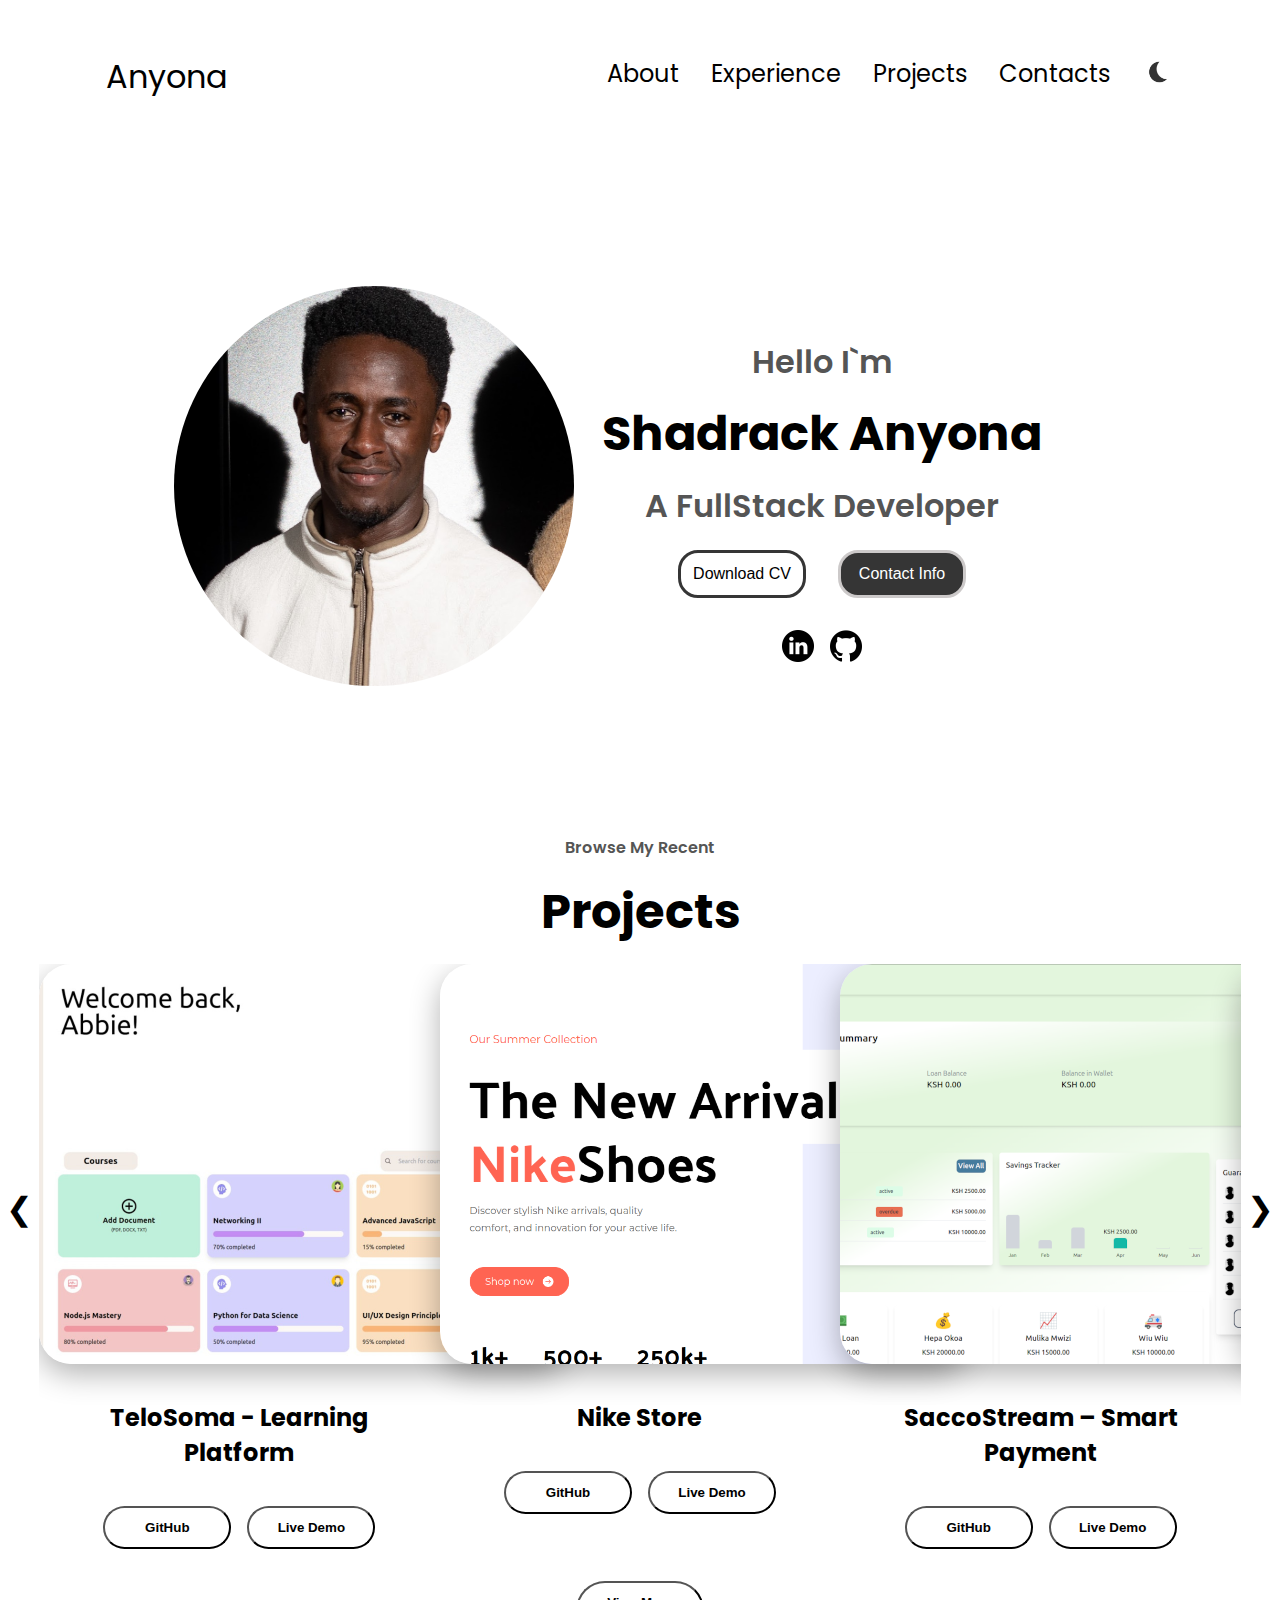
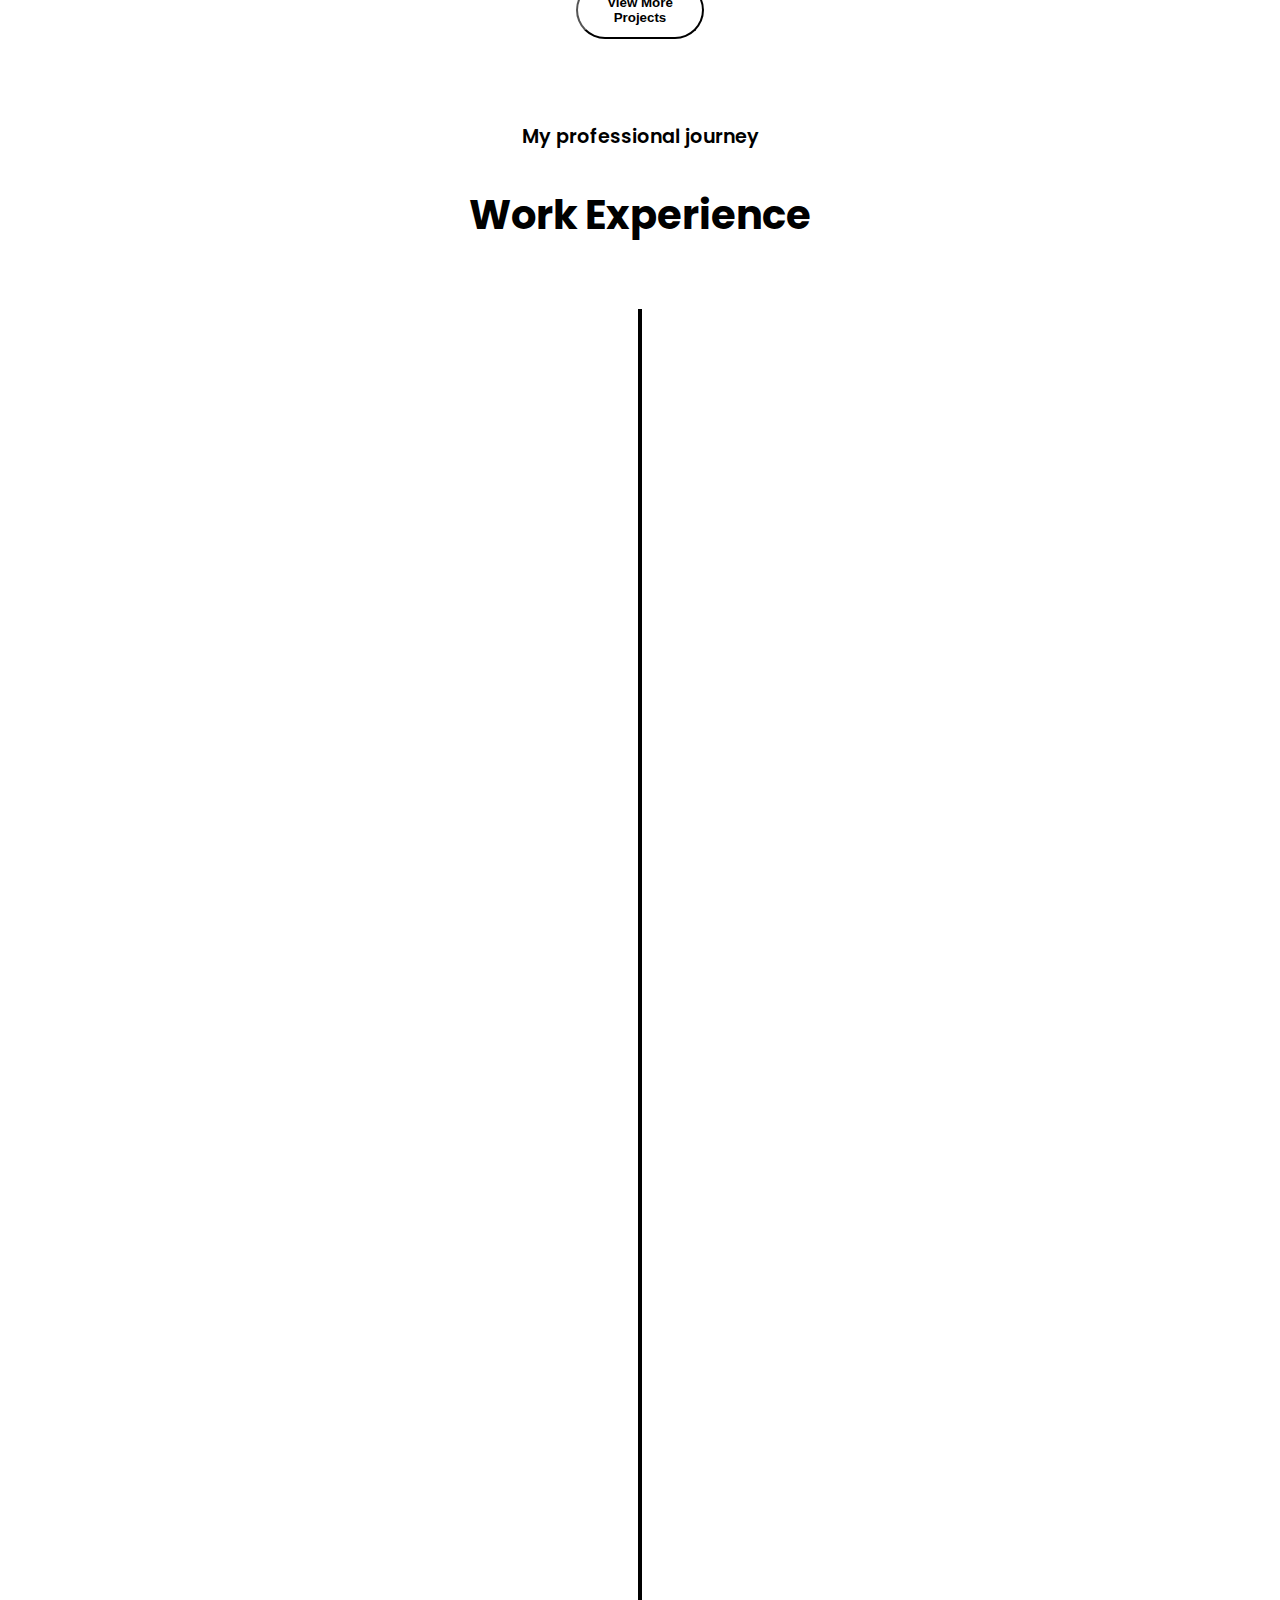
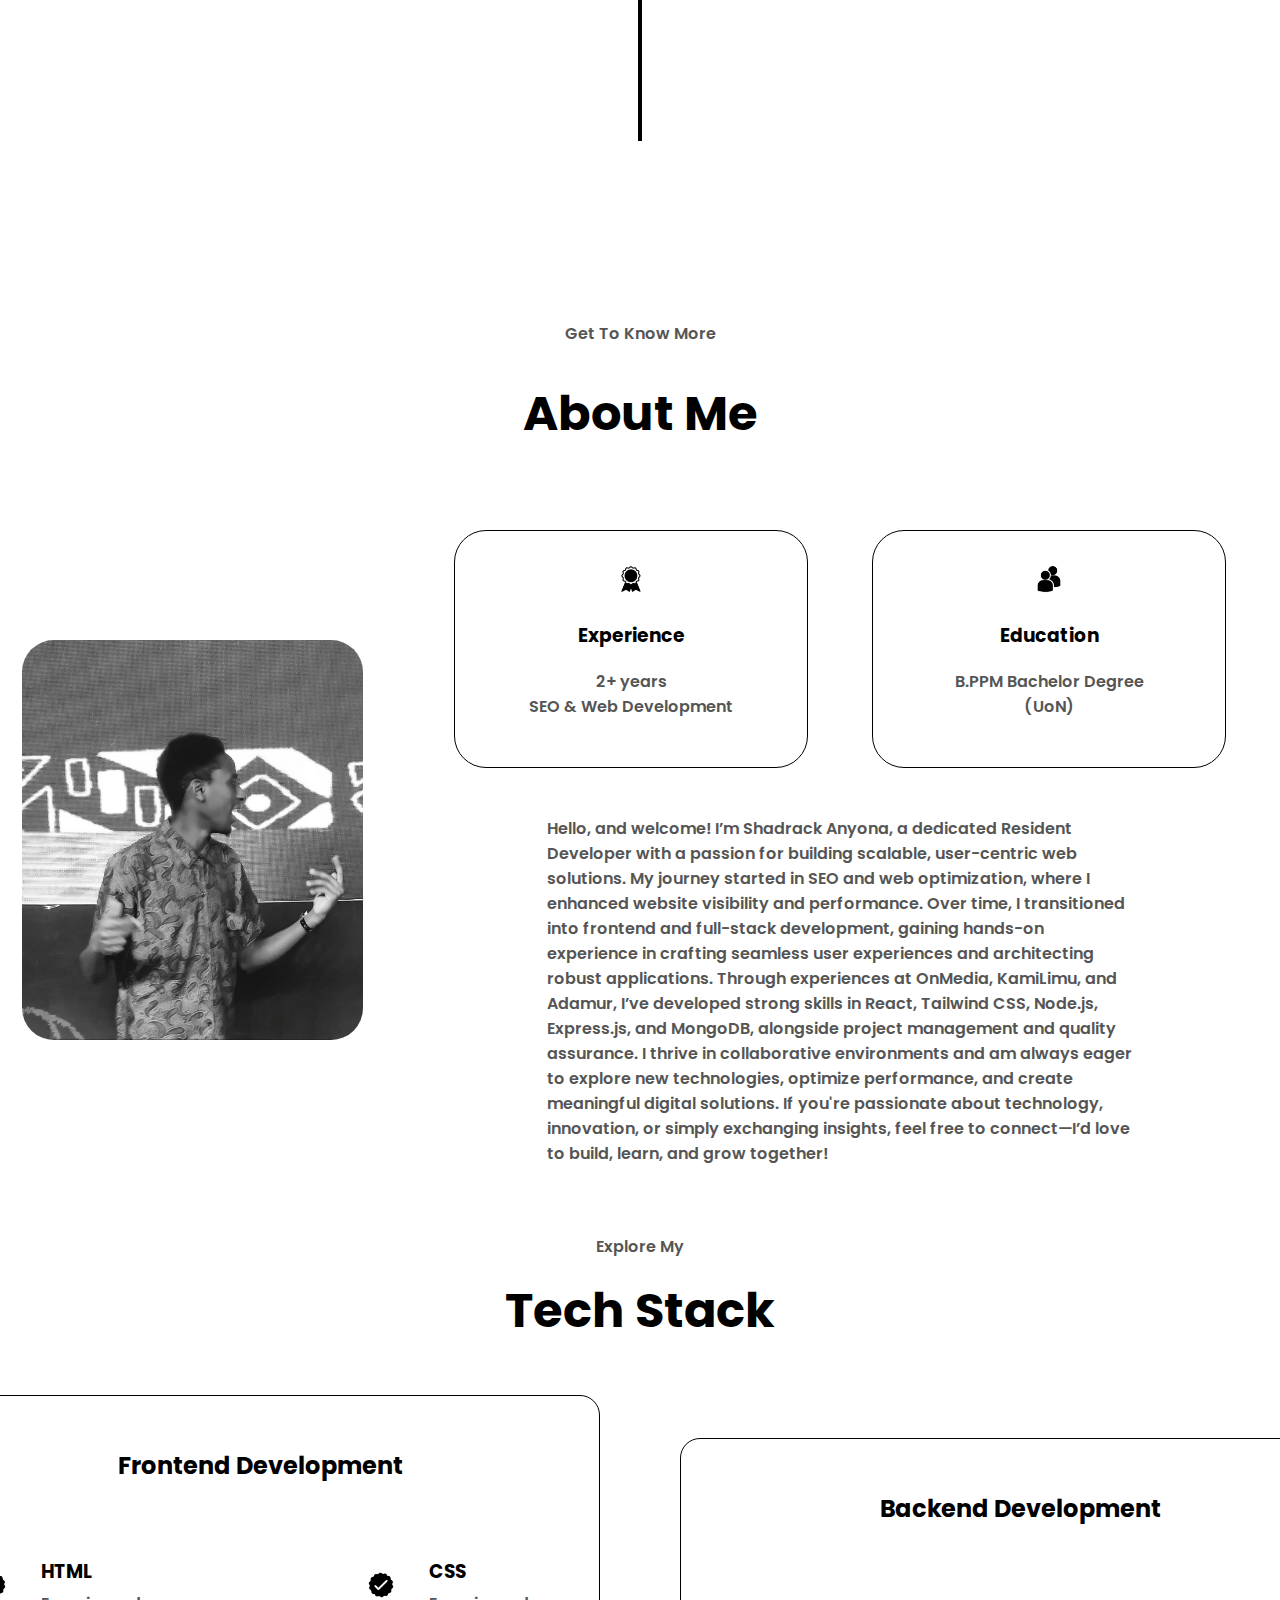
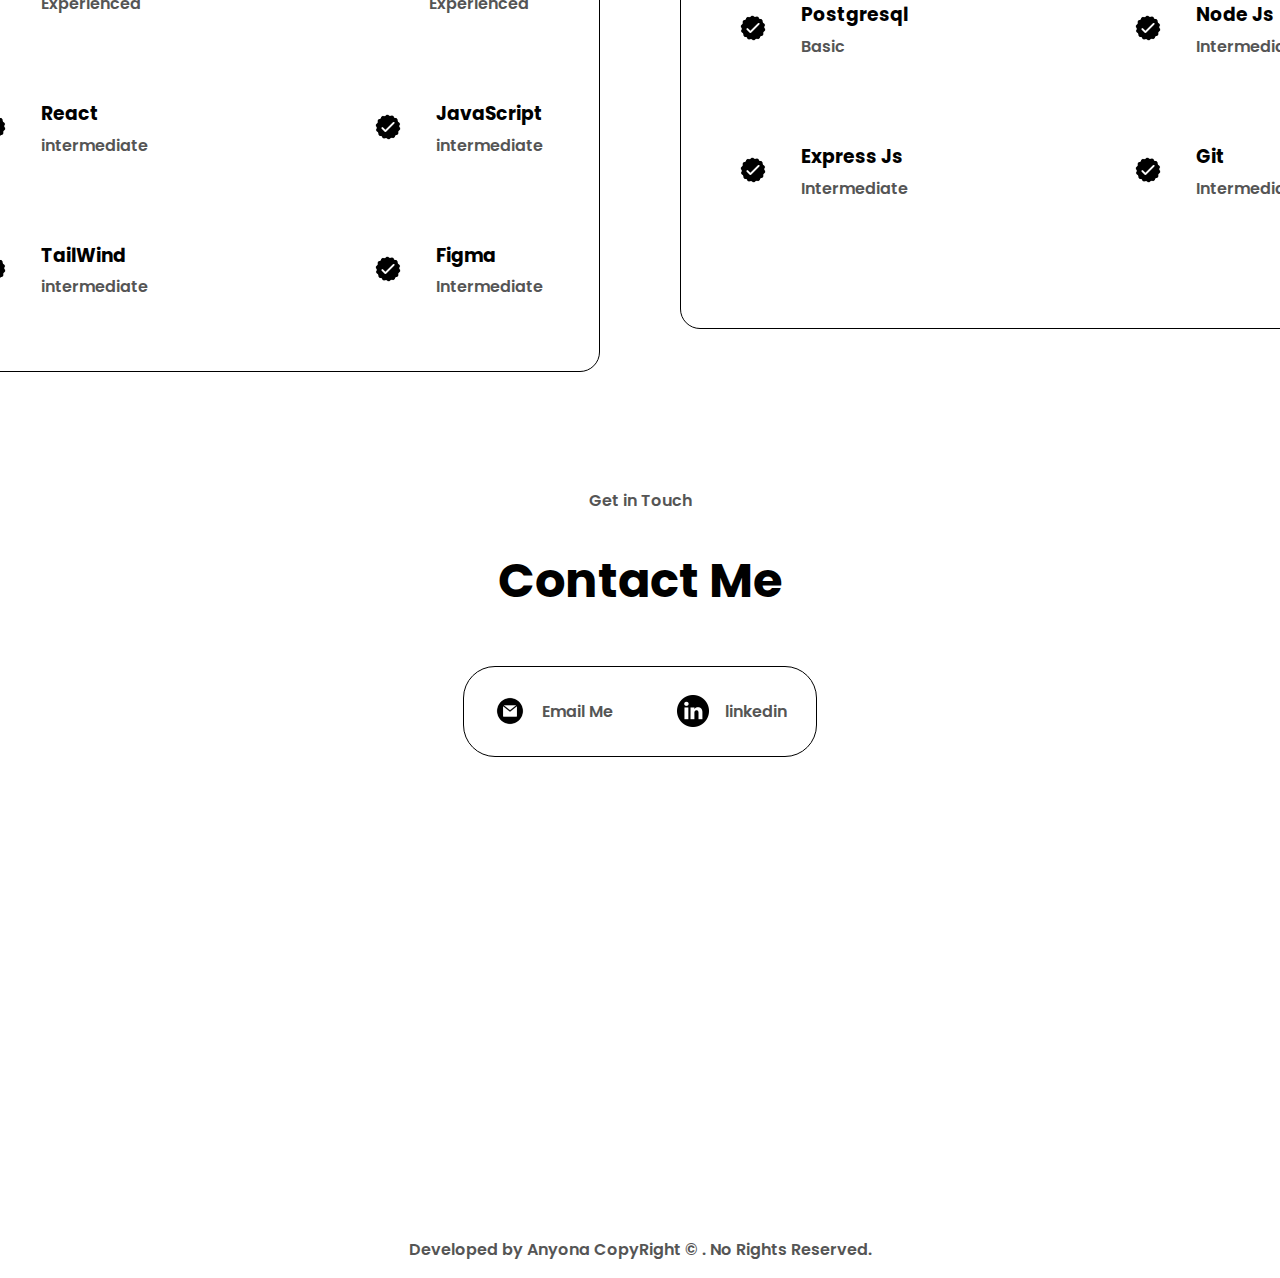
<file: index.html>
<!DOCTYPE html>

<html lang="en">
  <head>
    <meta charset="UTF-8" />
    <meta http-equiv="X-UA-Compatible" content="IE=edge" />
    <meta name="viewport" content="width=device-width, initial-scale=1.0" />
    <link rel="stylesheet" href="style.css" />
    <link rel="stylesheet" href="mediaqueries.css" />
    <title>Shadrack Anyona</title>
  </head>
  <body>
    <nav id="desktop-navbar">
      <div class="logo">Anyona</div>
      <a href="#" class="toggle-button">
        <span class="bar"></span>
        <span class="bar"></span>
        <span class="bar"></span>
      </a>
      <div class="nav-links">
        <ul>
          <li><a href="#about">About</a></li>
          <li><a href="#experience-section">Experience</a></li>
          <li><a href="#projects">Projects</a></li>
          <li><a href="#contacts">Contacts</a></li>
          <li>
            <img
              id="modeToggle"
              class="icon"
              src="./assets/theme_light.png"
              src-light="./assets/theme_light.png"
              src-dark="./assets/theme_dark.png"
              alt="Color-theme-icon"
            />
          </li>
        </ul>
      </div>
    </nav>

    <section id="profile">
      <div class="pic-container">
        <img
          src="./assets/PIM4.png"
          alt="Anyona profile pic"
          class="profile-pic"
        />
      </div>
      <div class="info">
        <div class="text-container">
          <p id="p1">Hello I`m</p>
          <h1 class="title">Shadrack Anyona</h1>
          <p id="p2">A FullStack Developer</p>
        </div>
        <div class="btn-container">
          <button
            class="btn1"
            onclick="window.open('./assets/Resume-Shadrack-Anyona.pdf')"
          >
            Download CV
          </button>
          <button class="btn2" onclick="location.href ='./#contacts'">
            Contact Info
          </button>
        </div>

        <div id="socials-container">
          <img
            src="./assets/linkedin.png"
            src-light="assets/linkedin.png"
            src-dark="assets/linkedin_dark.png"
            alt="My linked in"
            class="icon linkedin-icon"
            onclick="window.open('https://www.linkedin.com/in/shadrackanyona/')"
          />
          <img
            src="./assets/github.png"
            src-light="assets/github.png"
            src-dark="assets/github_dark.png"
            alt="My github"
            class="icon github-icon"
            onclick="window.open('https://github.com/Anyona-00', '_blank')"
          />
        </div>
      </div>
    </section>

    <section id="projects">
      <p class="projects-p">Browse My Recent</p>
      <h1 class="title">Projects</h1>

      <div class="carousel-container">
        <button class="carousel-arrow left" onclick="prevSlide()">
          &#10094;
        </button>

        <div class="projects-container">
          <div class="project-one">
            <div class="project-image">
              <img src="./assets/TL1.jpeg" alt="TeloSoma" class="project-pic" />
            </div>
            <h2 class="pr-h2">TeloSoma - Learning Platform</h2>
            <div class="project-buttons">
              <button
                class="pr-btn"
                onclick="window.open('https://github.com/The-Dragonss/TeleSoma')"
              >
                GitHub
              </button>
              <button
                class="pr-btn"
                onclick="window.open('https://lighthearted-tanuki-e3b368.netlify.app/')"
              >
                Live Demo
              </button>
            </div>
          </div>

          <div class="project-one">
            <div class="project-image">
              <img
                src="./assets/nike.png"
                alt="Extra Project"
                class="project-pic"
              />
            </div>
            <h2 class="pr-h2">Nike Store</h2>
            <div class="project-buttons">
              <button
                class="pr-btn"
                onclick="window.open('https://github.com/Anyona-00/Nike-Landing-Page')"
              >
                GitHub
              </button>
              <button
                class="pr-btn"
                onclick="window.open('https://67cab30cf36b0436f7cc2033--unique-pasca-782261.netlify.app/')"
              >
                Live Demo
              </button>
            </div>
          </div>

          <div class="project-one">
            <div class="project-image">
              <img
                src="./assets/ss1.png"
                alt="SaccoStream"
                class="project-pic"
              />
            </div>
            <h2 class="pr-h2">SaccoStream – Smart Payment</h2>
            <div class="project-buttons">
              <button
                class="pr-btn"
                onclick="window.open('https://github.com/Anyona-00/SaccoStream-Front-end')"
              >
                GitHub
              </button>
              <button
                class="pr-btn"
                onclick="window.open('https://sacco-stream.vercel.app/')"
              >
                Live Demo
              </button>
            </div>
          </div>

          <div class="project-one">
            <div class="project-image">
              <img
                src="./assets/Restuarant.jpeg"
                alt="Restaurant Recommendation"
                class="project-pic"
              />
            </div>
            <h2 class="pr-h2">Restaurant Recommendation</h2>
            <div class="project-buttons">
              <button
                class="pr-btn"
                onclick="window.open('https://github.com/Anyona-00/Nairobi_Restuarant_Recomendation_system')"
              >
                GitHub
              </button>
            </div>
          </div>
        </div>

        <button class="carousel-arrow right" onclick="nextSlide()">
          &#10095;
        </button>
      </div>

      <div class="view-all">
        <button class="pr-btn" onclick="window.location.href='./projects.html'">
          View More Projects
        </button>
      </div>
    </section>

    <section id="experience-section" class="experience-section">
      <div class="section-header">
        <p class="section-subtitle">My professional journey</p>
        <h2 class="section-title">Work Experience</h2>
      </div>

      <div class="timeline">
        <div class="timeline-item">
          <div class="timeline-content">
            <div class="timeline-date">Jan 2023 - Oct 2023</div>
            <h3 class="timeline-role">SEO Assistant</h3>
            <div class="timeline-company">OnMedia</div>
            <p class="timeline-description">
              Launched my career in digital strategy by optimizing websites for
              search engines, increasing organic traffic, and improving search
              rankings. Gained hands-on experience in technical SEO, keyword
              research, and web performance optimization.
            </p>
            <div class="skills-list">
              <span class="skill-tag">WordPress</span>
              <span class="skill-tag">KeyWord Research</span>
              <span class="skill-tag">SEO Optimization</span>
              <span class="skill-tag">Google Analytics</span>
            </div>
          </div>
        </div>

        <div class="timeline-item">
          <div class="timeline-content">
            <div class="timeline-date">March 2024 - Nov 2024</div>
            <h3 class="timeline-role">Developer Mentee</h3>
            <div class="timeline-company">KamiLimu</div>
            <p class="timeline-description">
              Selected among 38 mentees in a prestigious ICT mentorship program.
              Developed skills in project management, frontend development, and
              strategic planning while contributing to community-driven
              technology projects.
            </p>
            <div class="skills-list">
              <span class="skill-tag">React</span>
              <span class="skill-tag">Node.js</span>
              <span class="skill-tag">PostgreSQL</span>
              <span class="skill-tag">Project Management</span>
            </div>
          </div>
        </div>

        <div class="timeline-item">
          <div class="timeline-content">
            <div class="timeline-date">Nov 2024 - Present</div>
            <h3 class="timeline-role">Resident Developer</h3>
            <div class="timeline-company">Adamur</div>
            <p class="timeline-description">
              Leading frontend development, project management, and quality
              assurance for enterprise clients. Responsible for architecting
              scalable web applications, ensuring high performance, and
              delivering user-centric solutions.
            </p>
            <div class="skills-list">
              <span class="skill-tag">Node.js</span>
              <span class="skill-tag">React</span>
              <span class="skill-tag">Tailwind</span>
              <span class="skill-tag">Express.js</span>
              <span class="skill-tag">Mongo DB</span>
            </div>
          </div>
        </div>
      </div>
    </section>

    <section id="about">
      <p class="about-p">Get To Know More</p>
      <h1 class="title">About Me</h1>
      <div class="section-container">
        <div class="about-pic-container">
          <img src="./assets/about.jpg" alt="Profile-pic" class="about-pic" />
        </div>

        <div class="about-details">
          <div class="experiences">
            <div class="about-experience">
              <img
                src="./assets/experience.png"
                src-light="./assets/experience.png"
                src-dark="./assets/experience_dark.png"
                alt="Experience icon"
                class="icon"
              />

              <h3>Experience</h3>
              <p>
                2+ years <br />
                SEO & Web Development
              </p>
            </div>
            <div class="about-education">
              <img
                src="./assets/education.png"
                src-light="./assets/education.png"
                src-dark="./assets/education_dark.png"
                alt="education icon"
                class="icon"
              />

              <h3>Education</h3>
              <p>
                B.PPM Bachelor Degree <br />
                (UoN)
              </p>
            </div>
          </div>

          <div class="about-text">
            <p>
              Hello, and welcome! I’m Shadrack Anyona, a dedicated Resident
              Developer with a passion for building scalable, user-centric web
              solutions. My journey started in SEO and web optimization, where I
              enhanced website visibility and performance. Over time, I
              transitioned into frontend and full-stack development, gaining
              hands-on experience in crafting seamless user experiences and
              architecting robust applications. Through experiences at OnMedia,
              KamiLimu, and Adamur, I’ve developed strong skills in React,
              Tailwind CSS, Node.js, Express.js, and MongoDB, alongside project
              management and quality assurance. I thrive in collaborative
              environments and am always eager to explore new technologies,
              optimize performance, and create meaningful digital solutions. If
              you're passionate about technology, innovation, or simply
              exchanging insights, feel free to connect—I’d love to build,
              learn, and grow together!
            </p>
          </div>
        </div>
      </div>
      <img
        src="./assets/arrow.png"
        src-light="./assets/arrow.png"
        src-dark="./assets/arrow_dark.png"
        alt="Arrow icon"
        class="arrow"
        onclick="location.href = './#projects'"
      />
    </section>

    <section id="experience">
      <p class="experience-p">Explore My</p>
      <h1 class="title">Tech Stack</h1>

      <div class="experience-container">
        <div class="frontend">
          <h2 class="experience-h2">Frontend Development</h2>
          <div class="experirnce-languages">
            <div class="experirnce-l1">
              <img
                src="./assets/checkmark.png"
                src-light="./assets/checkmark.png"
                src-dark="./assets/checkmark_dark.png"
                alt="checkmark"
                class="icon"
              />
              <div class="experirnce-content">
                <h3>HTML</h3>
                <p>Experienced</p>
              </div>
            </div>
            <div class="experirnce-l1">
              <img
                src="./assets/checkmark.png"
                src-light="./assets/checkmark.png"
                src-dark="./assets/checkmark_dark.png"
                alt="checkmark"
                class="icon"
              />
              <div class="experirnce-content">
                <h3>CSS</h3>
                <p>Experienced</p>
              </div>
            </div>
          </div>

          <div class="experirnce-languages">
            <div class="experirnce-l1">
              <img
                src="./assets/checkmark.png"
                src-light="./assets/checkmark.png"
                src-dark="./assets/checkmark_dark.png"
                alt="checkmark"
                class="icon"
              />
              <div class="experirnce-content">
                <h3>React</h3>
                <p>intermediate</p>
              </div>
            </div>
            <div class="experirnce-l1">
              <img
                src="./assets/checkmark.png"
                src-light="./assets/checkmark.png"
                src-dark="./assets/checkmark_dark.png"
                alt="checkmark"
                class="icon"
              />
              <div class="experirnce-content">
                <h3>JavaScript</h3>
                <p>intermediate</p>
              </div>
            </div>
          </div>

          <div class="experirnce-languages">
            <div class="experirnce-l1">
              <img
                src="./assets/checkmark.png"
                src-light="./assets/checkmark.png"
                src-dark="./assets/checkmark_dark.png"
                alt="checkmark"
                class="icon"
              />
              <div class="experirnce-content">
                <h3>TailWind</h3>
                <p>intermediate</p>
              </div>
            </div>
            <div class="experirnce-l1">
              <img
                src="./assets/checkmark.png"
                src-light="./assets/checkmark.png"
                src-dark="./assets/checkmark_dark.png"
                alt="checkmark"
                class="icon"
              />
              <div class="experirnce-content">
                <h3>Figma</h3>
                <p>Intermediate</p>
              </div>
            </div>
          </div>
        </div>
        <div class="backend">
          <h2 class="experience-h2">Backend Development</h2>

          <div class="experirnce-languages">
            <div class="experirnce-l1">
              <img
                src="./assets/checkmark.png"
                src-light="./assets/checkmark.png"
                src-dark="./assets/checkmark_dark.png"
                alt="checkmark"
                class="icon"
              />
              <div class="experirnce-content">
                <h3>Postgresql</h3>
                <p>Basic</p>
              </div>
            </div>
            <div class="experirnce-l1">
              <img
                src="./assets/checkmark.png"
                src-light="./assets/checkmark.png"
                src-dark="./assets/checkmark_dark.png"
                alt="checkmark"
                class="icon"
              />
              <div class="experirnce-content">
                <h3>Node Js</h3>
                <p>Intermediate</p>
              </div>
            </div>
          </div>
          <div class="experirnce-languages">
            <div class="experirnce-l1">
              <img
                src="./assets/checkmark.png"
                src-light="./assets/checkmark.png"
                src-dark="./assets/checkmark_dark.png"
                alt="checkmark"
                class="icon"
              />
              <div class="experirnce-content">
                <h3>Express Js</h3>
                <p>Intermediate</p>
              </div>
            </div>
            <div class="experirnce-l1">
              <img
                src="./assets/checkmark.png"
                src-light="./assets/checkmark.png"
                src-dark="./assets/checkmark_dark.png"
                alt="checkmark"
                class="icon"
              />
              <div class="experirnce-content">
                <h3>Git</h3>
                <p>Intermediate</p>
              </div>
            </div>
          </div>

          <div class="experirnce-languages">
            <div class="experirnce-l1">
              <img />
              <div class="experirnce-content">
                <h3></h3>
                <p></p>
              </div>
            </div>
            <div class="experirnce-l1">
              <div class="experirnce-content">
                <h3></h3>
                <p></p>
              </div>
            </div>
          </div>
        </div>
      </div>

      <img
        src="./assets/arrow.png"
        src-light="./assets/arrow.png"
        src-dark="./assets/arrow_dark.png"
        alt="Arrow icon"
        class="arrow"
        onclick="location.href = './#projects'"
      />
    </section>

    <section id="contacts">
      <p class="contacts-p">Get in Touch</p>
      <h1 class="title">Contact Me</h1>
      <div class="contact-me">
        <div class="linkedin">
          <img
            src="./assets/email.png"
            src-light="./assets/email.png"
            src-dark="./assets/email_dark.png"
            alt="My linked in"
            class="icon"
            onclick="window.open('https://mail.google.com/mail/?view=cm&fs=1&to=ombasaanyona@gmail.com&su=Service%20Inquiry&body=Hello,%20I%20need%20help%20with...', '_blank')"
          />
          <p
            class="contact-text"
            onclick="window.open('https://mail.google.com/mail/?view=cm&fs=1&to=ombasaanyona@gmail.com&su=Service%20Inquiry&body=Hello,%20I%20need%20help%20with...', '_blank')"
          >
            Email Me
          </p>
        </div>

        <div class="email">
          <img
            src="./assets/linkedin.png"
            src-light="assets/linkedin.png"
            src-dark="assets/linkedin_dark.png"
            alt="My linked in"
            class="icon linkedin-icon"
            onclick="window.open('https://www.linkedin.com/in/shadrackanyona/')"
          />
          <p
            class="contact-text"
            onclick="window.open('https://www.linkedin.com/in/shadrackanyona/')"
          >
            linkedin
          </p>
        </div>
      </div>

      <p class="copy">
        Developed by Anyona CopyRight &#169; . No Rights Reserved.
      </p>
    </section>

    <script src="script.js"></script>
  </body>
</html>
</file>
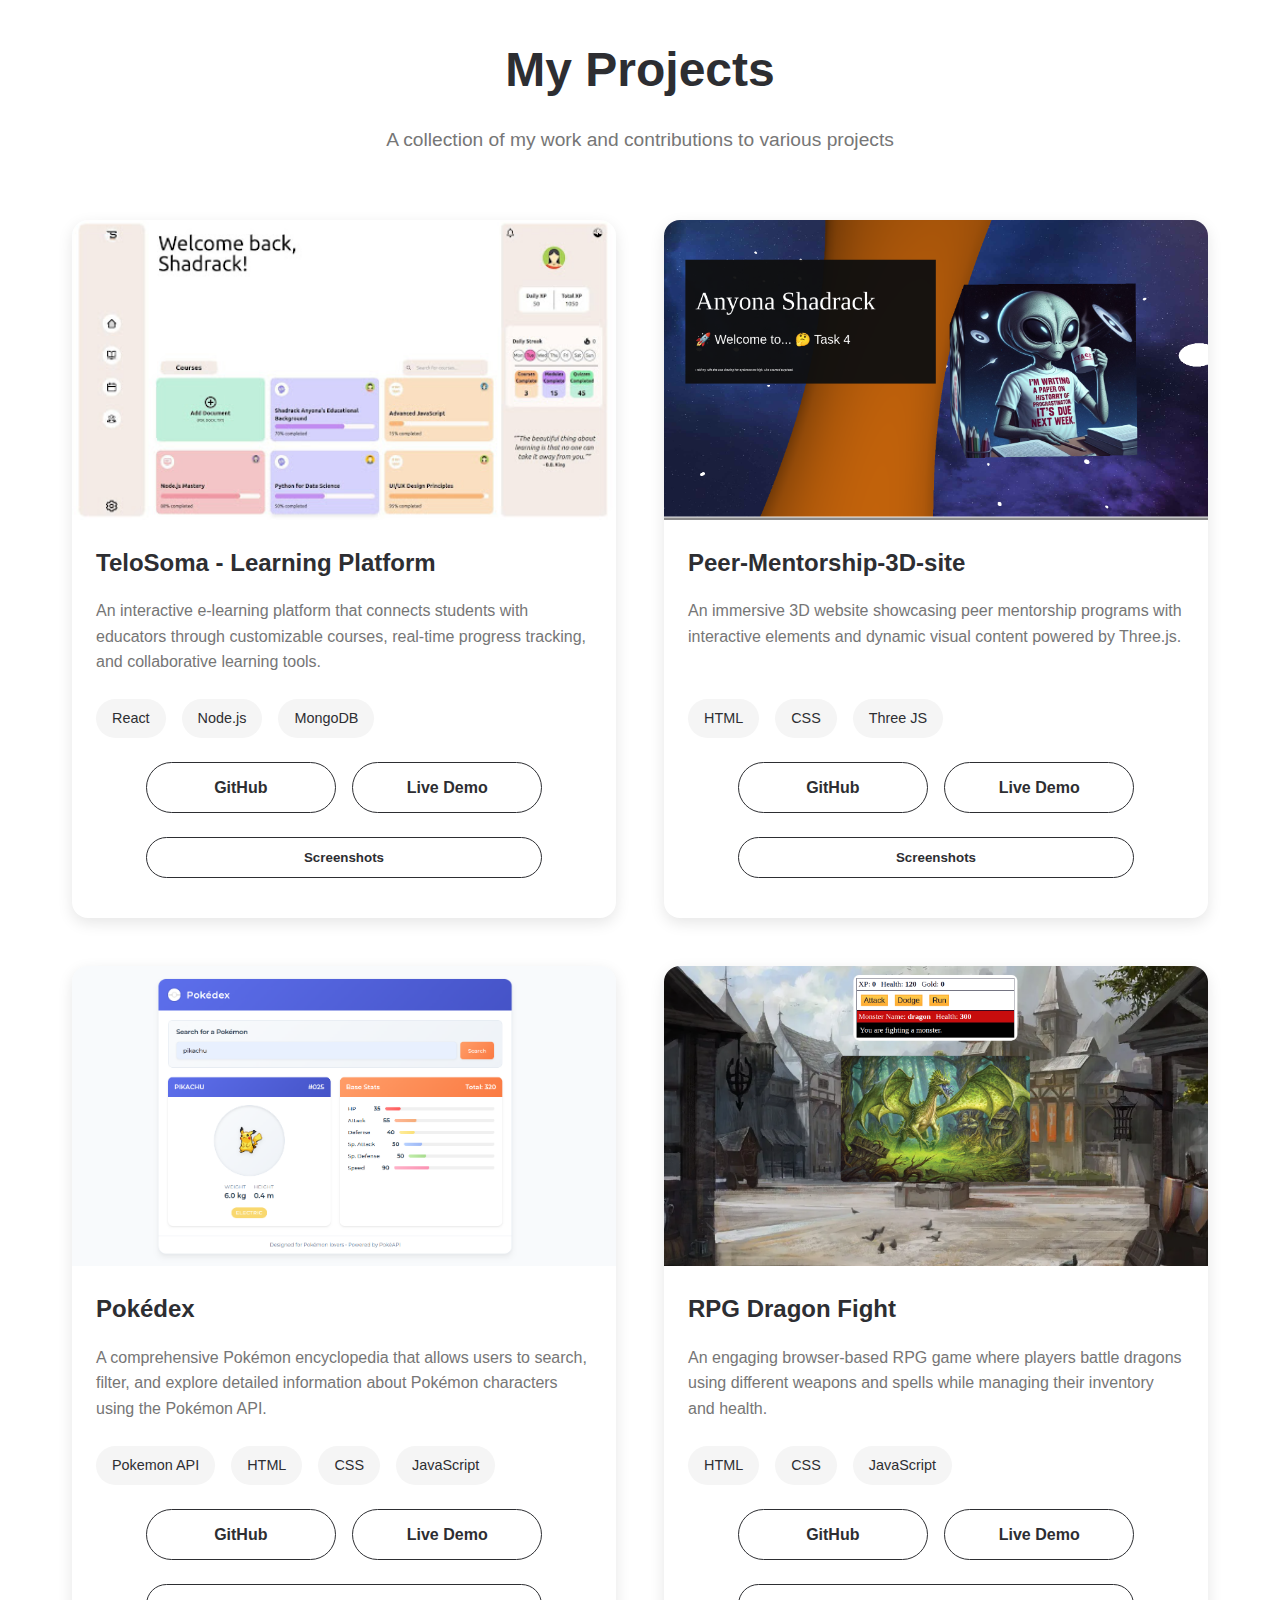
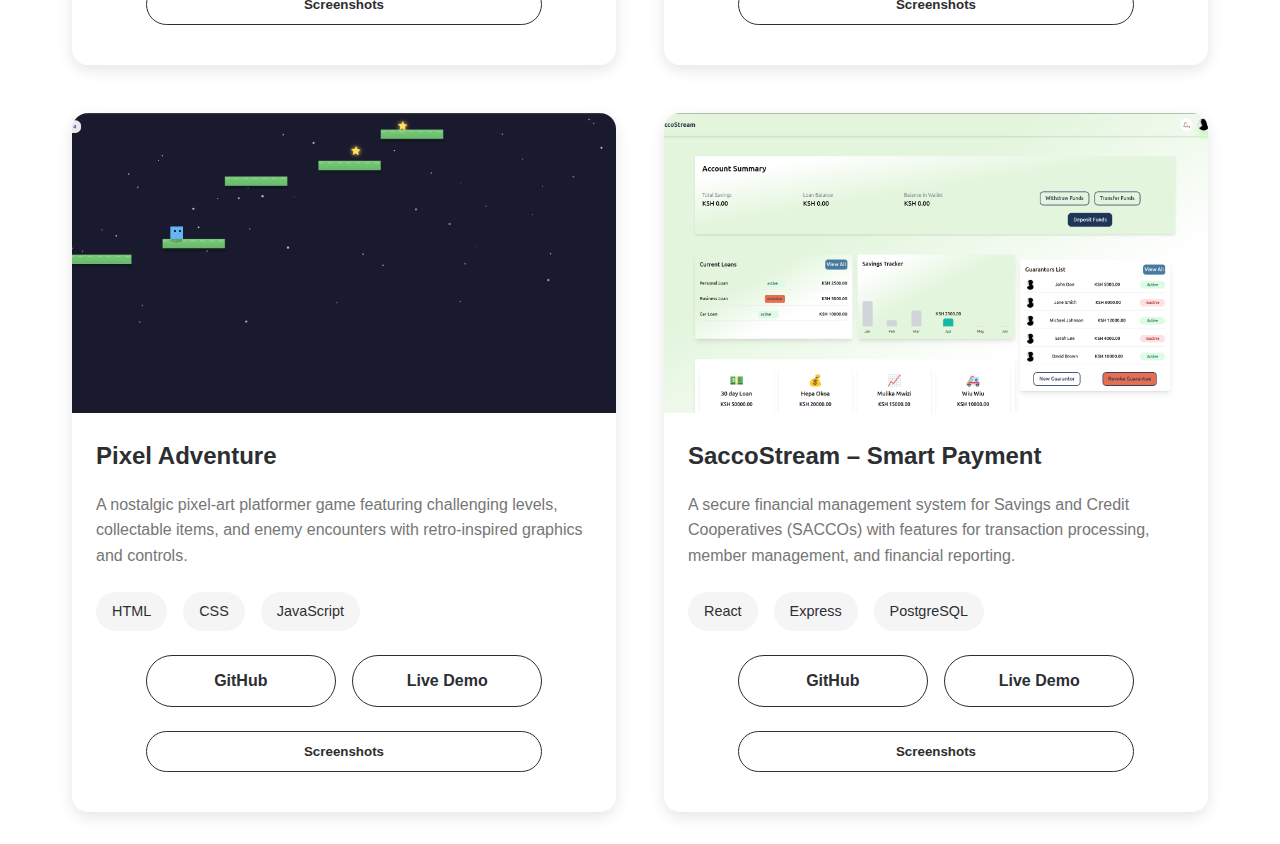
<file: projects.html>
<!DOCTYPE html>
<html lang="en">
  <head>
    <meta charset="UTF-8" />
    <meta name="viewport" content="width=device-width, initial-scale=1.0" />
    <title>My Projects</title>
    <style>
      /* ... (keeping the same root variables and basic styles) ... */
      :root {
        --primary-color: #2d2e32;
        --secondary-color: #acaeaf;
        --text-color: #767676;
        --background-color: #fff;
        --shadow-color: rgba(0, 0, 0, 0.1);
        --primary-color-3: #4a4b50; /* Added for hover effect */
      }

      * {
        margin: 0;
        padding: 0;
        box-sizing: border-box;
      }

      body {
        font-family: Arial, sans-serif;
        line-height: 1.6;
        color: var(--primary-color);
        background-color: var(--background-color);
      }

      .container {
        max-width: 1200px;
        margin: 0 auto;
        padding: 2rem;
      }

      header {
        text-align: center;
        margin-bottom: 4rem;
      }

      header h1 {
        font-size: 3rem;
        margin-bottom: 1rem;
      }

      header p {
        color: var(--text-color);
        font-size: 1.2rem;
      }

      /* Updated grid layout for two columns */
      .projects-grid {
        display: grid;
        grid-template-columns: repeat(2, 1fr);
        gap: 3rem;
        max-width: 1200px;
        margin: 0 auto;
      }

      .project-card {
        background: var(--background-color);
        border-radius: 1rem;
        overflow: hidden;
        box-shadow: 0 5px 15px var(--shadow-color);
        transition: transform 0.3s ease;
      }

      .project-card:hover {
        transform: translateY(-5px);
      }

      /* Updated image dimensions for rectangular shape */
      .project-image {
        width: 100%;
        height: 300px;
        overflow: hidden;
        position: relative;
      }

      .project-image img {
        width: 100%;
        height: 100%;
        object-fit: cover;
        transition: transform 0.3s ease;
      }

      .project-image img:hover {
        transform: scale(1.1);
      }

      .project-content {
        padding: 1.5rem;
      }

      .project-title {
        font-size: 1.5rem;
        margin-bottom: 1rem;
        color: var(--primary-color);
      }

      .project-description {
        color: var(--text-color);
        margin-bottom: 1.5rem;
        min-height: 4.8em;
      }

      .project-tech {
        display: flex;
        gap: 1rem;
        flex-wrap: wrap;
        margin-bottom: 1.5rem;
      }

      .tech-tag {
        background: #f5f5f5;
        padding: 0.5rem 1rem;
        border-radius: 2rem;
        font-size: 0.9rem;
        color: var(--primary-color);
      }

      /* Updated project buttons styling */
      .project-buttons {
        display: flex;
        justify-content: center;
        gap: 1rem;
        margin-bottom: 1rem;
        flex-wrap: wrap;
      }

      .project-btn {
        background-color: white;
        border-radius: 2rem;
        padding: 0.75rem;
        font-weight: bold;
        width: 8rem;
        cursor: pointer;
        transition: 0.3s;
        text-decoration: none;
        text-align: center;
        border: 1px solid var(--primary-color);
        color: var(--primary-color);
        width: calc(40% - 0.5rem);
      }

      .project-btn:hover {
        background-color: var(--primary-color-3);
        color: white;
      }

      .screenshots-btn {
        background-color: white;
        border-radius: 2rem;
        padding: 0.75rem;
        font-weight: bold;
        width: 8rem;
        cursor: pointer;
        transition: 0.3s;
        border: 1px solid var(--primary-color);
        color: var(--primary-color);
        width: 80%;
        margin-top: 0.5rem;
        order: 3;
      }

      .screenshots-btn:hover {
        background-color: var(--primary-color-3);
        color: white;
      }

      /* Updated Modal styles */
      .modal {
        display: none;
        position: fixed;
        top: 0;
        left: 0;
        width: 100%;
        height: 100%;
        background: rgba(0, 0, 0, 0.8);
        z-index: 1000;
        overflow-y: auto;
      }

      .modal-content {
        position: relative;
        max-width: 90%; /* Increased from 800px to 90% of viewport */
        width: 1200px; /* Added a specific width */
        margin: 2rem auto;
        background: white;
        padding: 2rem;
        border-radius: 1rem;
      }

      .modal-title {
        margin-bottom: 1.5rem;
        font-size: 1.8rem;
        text-align: center;
      }

      .close-modal {
        position: absolute;
        top: 1rem;
        right: 1rem;
        font-size: 2rem;
        cursor: pointer;
        color: var(--text-color);
        z-index: 1001;
      }

      .screenshot-grid {
        display: grid;
        grid-template-columns: repeat(
          auto-fit,
          minmax(300px, 1fr)
        ); /* Increased thumbnail size */
        gap: 1.5rem; /* Increased gap between screenshots */
        margin-top: 1rem;
      }

      .screenshot {
        width: 100%;
        height: 250px; /* Increased height from 200px to 250px */
        object-fit: cover;
        border-radius: 0.5rem;
        cursor: pointer;
        transition: transform 0.3s ease, box-shadow 0.3s ease;
      }

      .screenshot:hover {
        transform: scale(1.02);
        box-shadow: 0 5px 15px rgba(0, 0, 0, 0.2);
      }

      /* Updated media queries for responsive layout */
      @media (max-width: 900px) {
        .projects-grid {
          grid-template-columns: 1fr;
          gap: 2rem;
        }

        .container {
          padding: 1rem;
        }

        header h1 {
          font-size: 2rem;
        }

        .project-image {
          height: 250px;
        }

        .modal-content {
          width: 95%;
          margin: 1rem auto;
          padding: 1.5rem;
        }

        .screenshot-grid {
          grid-template-columns: repeat(auto-fit, minmax(250px, 1fr));
        }

        .screenshot {
          height: 200px;
        }
      }
    </style>
  </head>
  <body>
    <div class="container">
      <header>
        <h1>My Projects</h1>
        <p>A collection of my work and contributions to various projects</p>
      </header>

      <div class="projects-grid">
        <!-- Project Cards -->
        <div class="project-card">
          <div class="project-image">
            <img
              src="./assets/telosoma-screenshot1.jpg"
              alt="TeloSoma Project"
            />
          </div>
          <div class="project-content">
            <h2 class="project-title">TeloSoma - Learning Platform</h2>
            <p class="project-description">
              An interactive e-learning platform that connects students with
              educators through customizable courses, real-time progress
              tracking, and collaborative learning tools.
            </p>
            <div class="project-tech">
              <span class="tech-tag">React</span>
              <span class="tech-tag">Node.js</span>
              <span class="tech-tag">MongoDB</span>
            </div>
            <div class="project-buttons">
              <a
                href="https://github.com/The-Dragonss/TeleSoma"
                class="project-btn"
                target="_blank"
                >GitHub</a
              >
              <a
                href="https://lighthearted-tanuki-e3b368.netlify.app/"
                class="project-btn"
                target="_blank"
                >Live Demo</a
              >
              <button class="screenshots-btn" data-project="telosoma">
                Screenshots
              </button>
            </div>
          </div>
        </div>

        <div class="project-card">
          <div class="project-image">
            <img src="./assets/PM1.png" alt="Peer-Mentorship-3D-site" />
          </div>
          <div class="project-content">
            <h2 class="project-title">Peer-Mentorship-3D-site</h2>
            <p class="project-description">
              An immersive 3D website showcasing peer mentorship programs with
              interactive elements and dynamic visual content powered by
              Three.js.
            </p>
            <div class="project-tech">
              <span class="tech-tag">HTML</span>
              <span class="tech-tag">CSS</span>
              <span class="tech-tag">Three JS</span>
            </div>
            <div class="project-buttons">
              <a
                href="https://github.com/Anyona-00/Peer-Mentorship-3D-site"
                class="project-btn"
                target="_blank"
                >GitHub</a
              >
              <a
                href="https://peer-mentorship-3-d-site.vercel.app/"
                class="project-btn"
                target="_blank"
                >Live Demo</a
              >
              <button class="screenshots-btn" data-project="PM3D">
                Screenshots
              </button>
            </div>
          </div>
        </div>

        <div class="project-card">
          <div class="project-image">
            <img src="./assets/PK1.png" alt="Pokemon Search app" />
          </div>
          <div class="project-content">
            <h2 class="project-title">Pokédex</h2>
            <p class="project-description">
              A comprehensive Pokémon encyclopedia that allows users to search,
              filter, and explore detailed information about Pokémon characters
              using the Pokémon API.
            </p>
            <div class="project-tech">
              <span class="tech-tag">Pokemon API</span>
              <span class="tech-tag">HTML</span>
              <span class="tech-tag">CSS</span>
              <span class="tech-tag">JavaScript</span>
            </div>
            <div class="project-buttons">
              <a
                href="https://github.com/Anyona-00/Pokemon-Search-App"
                class="project-btn"
                target="_blank"
                >GitHub</a
              >
              <a
                href="https://pokemon-search-app-t2j4.vercel.app/"
                class="project-btn"
                target="_blank"
                >Live Demo</a
              >
              <button class="screenshots-btn" data-project="Pokédex">
                Screenshots
              </button>
            </div>
          </div>
        </div>

        <div class="project-card">
          <div class="project-image">
            <img src="./assets/RPG1.png" alt="RPG-Dragon Fight" />
          </div>
          <div class="project-content">
            <h2 class="project-title">RPG Dragon Fight</h2>
            <p class="project-description">
              An engaging browser-based RPG game where players battle dragons
              using different weapons and spells while managing their inventory
              and health.
            </p>
            <div class="project-tech">
              <span class="tech-tag">HTML</span>
              <span class="tech-tag">CSS</span>
              <span class="tech-tag">JavaScript</span>
            </div>
            <div class="project-buttons">
              <a
                href="https://github.com/Anyona-00/RPG-Dragon-reppeler"
                class="project-btn"
                target="_blank"
                >GitHub</a
              >
              <a
                href="https://rpg-dragon-reppeler.vercel.app/"
                class="project-btn"
                target="_blank"
                >Live Demo</a
              >
              <button class="screenshots-btn" data-project="RPG">
                Screenshots
              </button>
            </div>
          </div>
        </div>

        <div class="project-card">
          <div class="project-image">
            <img src="./assets/PA1.png" alt="Pixel Adventure" />
          </div>
          <div class="project-content">
            <h2 class="project-title">Pixel Adventure</h2>
            <p class="project-description">
              A nostalgic pixel-art platformer game featuring challenging
              levels, collectable items, and enemy encounters with
              retro-inspired graphics and controls.
            </p>
            <div class="project-tech">
              <span class="tech-tag">HTML</span>
              <span class="tech-tag">CSS</span>
              <span class="tech-tag">JavaScript</span>
            </div>
            <div class="project-buttons">
              <a
                href="https://github.com/Anyona-00/Platformer-Game"
                class="project-btn"
                target="_blank"
                >GitHub</a
              >
              <a
                href="https://platformer-game-sandy.vercel.app/"
                class="project-btn"
                target="_blank"
                >Live Demo</a
              >
              <button class="screenshots-btn" data-project="pixeladventure">
                Screenshots
              </button>
            </div>
          </div>
        </div>

        <div class="project-card">
          <div class="project-image">
            <img
              src="./assets/saccostream-screenshot2.png"
              alt="SaccoStream Project"
            />
          </div>
          <div class="project-content">
            <h2 class="project-title">SaccoStream – Smart Payment</h2>
            <p class="project-description">
              A secure financial management system for Savings and Credit
              Cooperatives (SACCOs) with features for transaction processing,
              member management, and financial reporting.
            </p>
            <div class="project-tech">
              <span class="tech-tag">React</span>
              <span class="tech-tag">Express</span>
              <span class="tech-tag">PostgreSQL</span>
            </div>
            <div class="project-buttons">
              <a
                href="https://github.com/Anyona-00/SaccoStream-Front-end"
                class="project-btn"
                target="_blank"
                >GitHub</a
              >
              <a
                href="https://sacco-stream.vercel.app/"
                class="project-btn"
                target="_blank"
                >Live Demo</a
              >
              <button class="screenshots-btn" data-project="saccostream">
                Screenshots
              </button>
            </div>
          </div>
        </div>

        <!-- Add more project cards as needed -->
      </div>
    </div>

    <!-- Modal for Screenshots -->
    <div class="modal" id="screenshotsModal">
      <div class="modal-content">
        <span class="close-modal">&times;</span>
        <h2 class="modal-title">Project Screenshots</h2>
        <div class="screenshot-grid">
          <!-- Screenshots will be added dynamically -->
        </div>
      </div>
    </div>

    <script>
      // Screenshot Modal Functionality
      const modal = document.getElementById("screenshotsModal");
      const closeBtn = document.querySelector(".close-modal");
      const screenshotBtns = document.querySelectorAll(".screenshots-btn");
      const screenshotGrid = document.querySelector(".screenshot-grid");

      // Project screenshots data
      const projectScreenshots = {
        telosoma: [
          "./assets/telosoma-screenshot1.jpg",
          "./assets/telosoma-screenshot2.jpg",
          "./assets/telosoma-screenshot3.jpg",
        ],
        saccostream: [
          "./assets/saccostream-screenshot1.png",
          "./assets/saccostream-screenshot2.png",
          "./assets/saccostream-screenshot3.png",
        ],
        pixeladventure: [
          "./assets/PA1.png",
          "./assets/PA2.png",
          "./assets/PA3.png",
          "./assets/PA4.png",
        ],
        Pokédex: ["./assets/PK1.png", "./assets/PK2.png"],
        RPG: [
          "./assets/RPG1.png",
          "./assets/RPG2.png",
          "./assets/RPG3.png",
          "./assets/RPG4.png",
          "./assets/RPG5.png",
          "./assets/RPG6.png",
          "./assets/RPG7.png",
          "./assets/RPG8.png",
        ],
        PM3D: ["./assets/PM1.png", "./assets/PM2.png", "./assets/PM3.png"],

        // Add more projects' screenshots here
      };

      screenshotBtns.forEach((btn) => {
        btn.addEventListener("click", () => {
          const project = btn.dataset.project;
          const screenshots = projectScreenshots[project];
          const modalTitle = document.querySelector(".modal-title");

          // Update modal title to include project name
          modalTitle.textContent = `${project} Screenshots`;

          screenshotGrid.innerHTML = "";

          screenshots.forEach((src) => {
            const img = document.createElement("img");
            img.src = src;
            img.alt = `${project} screenshot`;
            img.className = "screenshot";
            screenshotGrid.appendChild(img);
          });

          modal.style.display = "block";
          document.body.style.overflow = "hidden";
        });
      });

      closeBtn.addEventListener("click", () => {
        modal.style.display = "none";
        document.body.style.overflow = "auto";
      });

      window.addEventListener("click", (e) => {
        if (e.target === modal) {
          modal.style.display = "none";
          document.body.style.overflow = "auto";
        }
      });

      document.addEventListener("keydown", (e) => {
        if (e.key === "Escape" && modal.style.display === "block") {
          modal.style.display = "none";
          document.body.style.overflow = "auto";
        }
      });
    </script>
  </body>
</html>
</file>
<file: style.css>
@import url("https://fonts.googleapis.com/css2?family=Poppins:wght@300;400;500;600&display=swap");
/*Light mode*/
:root {
  --primary-color: white;
  --primary-color-2: rgb(250, 250, 250);
  --primary-color-3: rgb(181, 181, 181);
  --background-color: rgb(255, 255, 255);

  --secondary-color: black;
  --secondary-color-2: rgb(85, 85, 85);
  --button-background: rgb(53, 53, 53);
  --button-text-hover: grey;
  --button-border: rgb(53, 53, 53) 0.2rem solid;
  --button-border-2: rgb(255, 255, 255) 0.2rem solid;
  --container-border: 1px solid black;
  --branch-width: 4px;
}

/*Dark Mode*/
[theme="dark"] {
  --primary-color: black;
  --primary-color-2: rgb(39, 39, 39);
  --primary-color-3: rgb(74, 74, 74);
  --background-color: rgb(33, 33, 33);

  --secondary-color: white;
  --secondary-color-2: rgb(170, 170, 170);
  --button-background: rgb(202, 202, 202);
  --button-text-hover: lightgrey;
  --button-border: rgb(202, 202, 202) 0.2rem solid;
  --button-border-2: rgb(0, 0, 0) 0.1rem solid;
  --container-border: 1px solid white;
  --branch-width: 4px;
}

@keyframes appear {
  from {
    opacity: 0;
    scale: 0.5;
  }
  to {
    opacity: 1;
    scale: 1;
  }
}

section {
  animation: appear linear;
  animation-timeline: view();
  animation-range: 0% cover 40%;
}

h3 {
  color: var(--secondary-color);
}

/* general styles*/
body {
  font-family: "Poppins", sans-serif;
  padding: 0;
  margin: 0;
  background-color: var(--background-color);
}
html {
  scroll-behavior: smooth;
}

p {
  color: var(--secondary-color-2);
}

section {
  /*height: 100vh;*/
  padding-top: 4vh;
  box-sizing: border-box;
  min-height: fit-content;
}

/* Navbar styles*/
a,
.btn {
  transition: all 300ms ease-out;
}

nav {
  display: flex;
  justify-content: space-around;
  align-items: center;
  height: 17vh;
  gap: 8rem;
}

.logo {
  font-size: 2rem;
  color: var(--secondary-color);
}

.logo:hover {
  cursor: default;
}

.nav-links ul {
  display: flex;
  justify-content: space-between;
  list-style-type: none;
  font-size: 1.5rem;
  gap: 2rem;
}

.nav-links li a {
  color: var(--secondary-color);
  text-decoration: none;
}

.nav-links li a:hover {
  color: gray;
  text-decoration: underline;
  text-underline-offset: 1rem;
  text-decoration-color: rgb(185, 185, 185);
}

.toggle-button {
  display: none;
  flex-direction: column;
  width: 32px;
  height: 27px;
  position: absolute;
  top: 1.9rem;
  right: 2rem;
  justify-content: space-around;
}

.bar {
  height: 3px;
  width: 100%;
  background-color: var(--secondary-color);
  border-radius: 10px;
}

/*profile*/
#profile {
  display: flex;
  justify-content: space-around;
  align-items: center;
  height: 70vh;
  width: 100%;
}

/*.info {
 display: flex;
  flex-direction: column;
  align-items: center;
  justify-content: center;
  
}*/

.pic-container {
  display: flex;
  justify-content: center;
  align-items: center;
  height: 400px;
  width: 400px;
}

.profile-pic {
  border-radius: 50%;
  height: 400px;
  width: 400px;
}

.text-container {
  align-self: center;
  text-align: center;
}

section p {
  font-weight: 600;
}

#p1,
#p2 {
  margin-bottom: 0.5rem;
  font-size: 2rem;
}
.title {
  text-align: center;
  font-size: 3rem;
  color: var(--secondary-color);
}

.btn-container {
  display: flex;
  justify-content: center;
}

.btn1 {
  width: 8rem;
  padding: 0.75rem;
  font-size: 1rem;
  border: var(--button-border);
  border-radius: 20px;
  margin: 1rem;
  background: var(--background-color);
  color: var(--secondary-color);
}

.btn2 {
  width: 8rem;
  padding: 0.75rem;
  font-size: 1rem;
  border: 3px solid rgb(204, 201, 201);
  border-radius: 20px;
  margin: 1rem;
  background-color: var(--button-background);
  color: var(--primary-color);
}

#socials-container {
  display: flex;
  justify-content: center;
  margin-top: 1rem;
  gap: 1rem;
}

.icon {
  height: 2rem;
  cursor: pointer;
}

/*projects*/

.projects-p {
  text-align: center;
  font-size: 1rem;
}
.projects-container {
  display: flex;
  overflow: hidden;
  padding: 1rem;
  scroll-behavior: smooth;
}
.project-one {
  min-width: calc(100% / 3);

  border-radius: 2rem;
}
.project-image {
  display: flex;
  justify-content: center;
  align-items: center; /* Ensures the image is centered */
  height: 25rem;
  width: 33rem;
  margin: auto;
  overflow: hidden;
  border-radius: 2rem;
  box-shadow: 0px 10px 30px rgba(0, 0, 0, 0.3); /* Adds a soft shadow */
}

.project-pic {
  width: 100%;
  height: 100%;
  object-fit: cover;
  border-radius: 2rem;
}

.pr-h2 {
  text-align: center;
  padding: 1rem;
  color: var(--secondary-color);
}
.project-buttons {
  display: flex;
  justify-content: center;
  gap: 1rem;
}
.pr-btn {
  background-color: white;
  border-radius: 2rem;
  padding: 0.75rem;
  font-weight: bold;
  width: 8rem;
  cursor: pointer;
  transition: 0.3s;
}
.pr-btn:hover {
  background-color: var(--primary-color-3);
}

/* Carousel Navigation */
.carousel-container {
  display: flex;
  align-items: center;
  justify-content: space-between;
}
.carousel-arrow {
  color: var(--secondary-color);
  border: none;
  background-color: var(--primary-color);
  cursor: pointer;
  font-size: 2rem;
  border-radius: 50%;
  transition: 0.3s;
  margin-top: -6rem;
}
.carousel-arrow:hover {
  background-color: var(--primary-color);
}

/* View All Button */
.view-all {
  text-align: center;
  margin-top: 2rem;
}

.experience-section {
  max-width: 1200px;
  margin: 0 auto;
  padding: 4rem 2rem;
}

.section-header {
  text-align: center;
  margin-bottom: 4rem;
}

.section-title {
  font-size: 2.5rem;
  color: var(--secondary-color);
  margin-bottom: 1rem;
}

.section-subtitle {
  color: var(--secondary-color);
  font-size: 1.2rem;
}

.timeline {
  position: relative;
  max-width: 800px;
  margin: 0 auto;
}

/* Main tree trunk */
.timeline::before {
  content: "";
  position: absolute;
  left: 50%;
  top: 0;
  transform: translateX(-50%);
  width: var(--branch-width);
  height: 100%;
  background-color: var(--secondary-color);
}

.timeline-item {
  position: relative;
  padding: 2rem 0;
  width: 100%;
  opacity: 0;
  transform: translateY(20px);
  transition: all 0.5s ease;
}

.timeline-item.visible {
  opacity: 1;
  transform: translateY(0);
}

/* Branch connector */
.timeline-item::before {
  content: "";
  position: absolute;
  left: 50%;
  top: 50%;
  width: calc(50% - 100px);
  height: var(--branch-width);
  background-color: var(--secondary-color);
}

/* Circle node */
.timeline-item::after {
  content: "";
  position: absolute;
  left: 50%;
  top: 50%;
  width: 20px;
  height: 20px;
  background-color: var(--primary-color);
  border: 4px solid var(--secondary-color);
  border-radius: 50%;
  transform: translate(-50%, -50%);
  z-index: 1;
}

.timeline-content {
  position: relative;
  width: calc(50% - 50px);
  padding: 1.5rem;

  border-radius: 1rem;
  box-shadow: 0 4px 16px rgba(0, 0, 0, 0.1);
}

/* Content positioning */
.timeline-item:nth-child(odd) .timeline-content {
  margin-left: auto;
}

.timeline-item:nth-child(odd)::before {
  left: 0;
}

.timeline-date {
  font-size: 0.9rem;
  color: var(--secondary-color);
  font-weight: bold;
  margin-bottom: 0.5rem;
}

.timeline-role {
  font-size: 1.2rem;
  font-weight: bold;
  margin-bottom: 0.5rem;
}

.timeline-company {
  font-size: 1rem;
  color: var(--secondary-color);
  margin-bottom: 1rem;
}

.timeline-description {
  color: #666;
  line-height: 1.6;
}

.skills-list {
  display: flex;
  flex-wrap: wrap;
  gap: 0.5rem;
  margin-top: 1rem;
}

.skill-tag {
  background-color: var(--primary-color-2);
  color: var(--secondary-color);
  padding: 0.3rem 0.8rem;
  border-radius: 1rem;
  font-size: 0.9rem;
}

/*About*/

#about {
  display: flex;
  flex-direction: column;
  justify-content: center;
  align-items: center;
}

.about-p {
  padding-top: 4rem;
  text-align: center;
  font-size: 1rem;
}

.section-container {
  display: flex;
  justify-content: center;
  align-items: center;
  margin-top: 2rem;
  width: 90%;
}

.about-details {
  display: flex;
  flex-direction: column;
  align-items: center;
  justify-content: center;
}

.experiences {
  display: flex;
}

.about-pic-container {
  display: flex;
  justify-content: center;
  height: 25rem;
  width: 25rem;
  border-radius: 10rem;
  margin-right: 3.7rem;
}

/* added coz the child is bigger than parent hence cant show  radius when applied to parent*/
.about-pic {
  border-radius: 2rem;
}

.arrow {
  position: absolute;
  bottom: 2rem;
  right: -100rem;
  height: 2rem;
  cursor: pointer;
}

.about-experience,
.about-education {
  padding: 2rem;
  text-align: center;
  border: var(--container-border);
  border-radius: 2rem;
  width: 18rem;
  margin: 2rem;
}

.about-text {
  text-align: left;
  width: 70%;
}

/*Experiences*/

.experience-p {
  text-align: center;
  font-size: 1rem;
}

.experience-container {
  display: flex;
  justify-content: center;
  align-items: center;
  margin-top: 4rem;
  gap: 5rem;
}

.frontend {
  display: flex;
  flex-direction: column;
  border: var(--container-border);
  border-radius: 20px;
  padding: 2rem;
}

.experience-h2 {
  text-align: center;
  margin-bottom: 2rem;
  color: var(--secondary-color);
}

.experirnce-languages {
  display: flex;
  margin: 1.5rem;
  gap: 14rem;
}

.experirnce-l1 {
  display: flex;
  align-items: center;
  gap: 2rem;
}

.experirnce-l2 {
  display: flex;
  align-items: center;
  gap: 2rem;
}

.experirnce-content h3 {
  align-items: center;
  margin-bottom: -0.7rem;
}

/*contacts*/

#contacts {
  margin-top: 4rem;
  display: flex;
  flex-direction: column;
  justify-content: center;
}
.contacts-p {
  text-align: center;
  font-size: 1rem;
}

.contact-me {
  display: flex;
  justify-content: center;
  align-items: center;
  border: var(--container-border);
  padding: 1rem;
  margin-top: 2rem;
  gap: 4rem;
  width: 20rem;
  margin-left: auto;
  margin-right: auto;
  border-radius: 2rem;
}

.email {
  display: flex;
  justify-content: center;
  align-items: center;
  gap: 1rem;
}

.linkedin {
  display: flex;
  justify-content: center;
  align-items: center;
  gap: 1rem;
}

.backend {
  display: flex;
  flex-direction: column;
  border: var(--container-border);
  border-radius: 20px;
  padding: 2rem;
}

.contact-text {
  cursor: pointer;
}

.copy {
  justify-content: center;
  margin-top: 30rem;
  margin-left: auto;
  margin-right: auto;
}
</file>
<file: mediaqueries.css>
:root {
  --desktop: 1200px;
  --laptop: 1024px;
  --tablet: 768px;
  --phone: 480px;
}

@media screen and (max-width: var( --laptop)) {
  .nav-links ul {
    font-size: 1rem;
    justify-content: space-around;
  }
}

#profile {
  justify-content: space-around;
}

@media screen and (max-width: 1200px) {
  .toggle-button {
    display: flex;
  }

  .nav-links ul {
    z-index: 999;
    position: absolute;
    top: 7rem;
    right: 2.5rem;
    display: none;
    flex-direction: column;
    justify-content: space-between;
    font-size: 1.5rem;
    gap: 0.1rem;
  }

  .nav-links.active ul {
    display: flex;
  }

  .toggle-button.active span:first-child {
    transform: rotate(45deg) translate(10px, 7px);
  }

  .toggle-button.active span:nth-child(2) {
    opacity: 0;
  }

  .toggle-button.active span:last-child {
    transform: rotate(-45deg) translate(7px, -6px);
  }

  nav li:last-child {
    width: max-content;
    display: flex;
    margin: auto;
    padding: 10px;
  }
}

@media (min-width: 1024px) {
  .pic-container {
    margin-left: 10rem;
  }
  .info {
    margin-right: 14rem;
  }
  #p1,
  #p2 {
    line-height: 2.5rem;
  }
  .title {
    line-height: 2.5rem;
  }
  .projects-container {
    padding: 0rem;
    justify-content: space-evenly;
  }
}
@media screen and (max-width: 768px) {
  .experience-section {
    margin-bottom: 40rem;
  }
  .timeline::before {
    left: 30px;
  }

  .timeline-item::before {
    left: 30px;
    width: 50px;
  }

  .timeline-item::after {
    left: 30px;
  }

  .timeline-content {
    width: calc(100% - 100px);
    margin-left: 100px !important;
  }

  .timeline-item:nth-child(odd)::before {
    left: 30px;
  }
}
@media screen and (max-width: 600px) {
  nav {
    margin-top: -1.8rem;
  }

  /*profile*/

  #profile {
    display: block;
  }

  .pic-container {
    display: flex;
    justify-content: center;
    height: 275px;
    width: 275px;
    margin-left: auto;
    margin-right: auto;
    margin-top: 2.5rem;
    margin-bottom: 2rem;
  }
  .profile-pic {
    height: 275px;
    width: 275px;
  }

  #p1 {
    font-size: 1rem;
  }

  #p2 {
    font-size: 1rem;
    margin-bottom: 1rem;
  }

  .title {
    font-size: 1.5rem;
    white-space: nowrap;
    margin-left: auto;
    margin-right: auto;
  }

  .btn1,
  .btn2 {
    width: 7rem;
    padding: 0.75rem;
    font-size: 0.8rem;
    border-radius: 20px;
    margin: 0.5rem;
  }

  /*about*/

  #about {
    min-height: fit-content;
    margin-top: 0rem;
    margin-right: auto;
    margin-left: auto;
    margin-bottom: 5rem;

    padding: 2rem 1rem;
  }

  .about-p {
    text-align: center;
    font-size: 0.8rem;
    white-space: nowrap;
  }

  .section-container {
    display: block;
    height: auto;
  }

  .about-details {
    display: block;
  }

  .experiences {
    display: block;
  }

  .about-experience,
  .about-education {
    margin-right: auto;
    margin-left: auto;
    width: 70vw;
    height: auto;
  }

  .about-text {
    text-align: left;
    width: 90vw;
    margin-right: auto;
    margin-left: auto;
  }

  #experience {
    margin-top: 1rem;
  }

  .about-pic-container {
    display: flex;
    justify-content: center;
    height: 300px;
    width: 300px;
    margin-left: auto;
    margin-right: auto;
    border-radius: 10rem;
  }

  /*Experiences*/

  #experience {
    display: block;
    margin-left: auto;
    margin-right: auto;
  }

  #experience h1 {
    text-align: center;
    margin-left: auto;
    margin-right: auto;
  }
  .experience-p {
    text-align: center;
    font-size: 0.8rem;
    white-space: nowrap;
    margin-left: auto;
    margin-right: auto;
  }

  .experience-container {
    flex-direction: column;
    gap: 2rem;
  }

  .frontend,
  .backend {
    display: flex;
    flex-direction: column;
    border: 1px solid rgb(59, 59, 59);
    border-radius: 20px;
    padding: 0.1rem;
  }

  .experience-h2 {
    text-align: center;
    margin-bottom: 2rem;
    white-space: nowrap;
    font-size: 1rem;
  }

  .experirnce-languages {
    margin: 0.5rem;
    gap: 4rem;
  }

  .experirnce-l1,
  .experirnce-l2 {
    display: flex;
    gap: 0.5rem;
  }

  .experirnce-content {
    font-size: 0.7rem;
  }

  #experience img {
    width: 1rem;
    height: 1rem;
  }

  /*projects*/
  #projects {
    margin-bottom: 5rem;
    margin-top: 0rem;
    margin-left: auto;
    margin-right: auto;
  }

  .projects-p {
    text-align: center;
    font-size: 1rem;
    white-space: nowrap;
  }

  .projects-container {
    display: flex;
    justify-content: center;
    align-items: center;
    flex-direction: column;
    margin-top: 4rem;
    overflow: hidden;
  }

  .project-one {
    min-width: 100%;
    padding: 1rem;
    padding-bottom: 4rem;
    display: none;
  }

  .project-one:nth-child(-n + 3) {
    display: block; /* Show only the first 3 projects */
  }

  .project-image {
    display: flex;
    justify-content: center;
    height: 275px;
    width: 275px;
    margin: auto;
  }

  .carousel-arrow {
    display: none;
  }

  /*contact me*/

  #contacts {
    margin-left: auto;
    margin-right: auto;
  }

  .contact-me {
    padding: 0.4rem;
    gap: 2rem;
    width: 90vw;
  }

  .email,
  .linkedin {
    gap: 0.5rem;
  }

  .arrow {
    display: none;
  }

  .copy {
    width: 80vw;
  }
}

/* Tablet Styles */
@media screen and (max-width: 992px) {
  .section-title {
    font-size: 2rem;
  }

  .timeline {
    max-width: 600px;
    height: auto;
    min-height: fit-content;
  }

  .experience-section {
    height: auto;
    min-height: fit-content;
    overflow: visible;
  }
}

/* Mobile Styles */
@media screen and (max-width: 768px) {
  .experience-section {
    padding: 2rem 1rem;
    height: auto;
    min-height: fit-content;
  }

  .section-title {
    font-size: 1.8rem;
  }

  .section-subtitle {
    font-size: 1rem;
  }

  /* Adjust timeline for mobile */
  .timeline::before {
    left: 30px;
  }

  .timeline-item::before {
    left: 30px;
    width: 50px;
  }

  .timeline-item::after {
    left: 30px;
  }

  .timeline-content {
    width: calc(100% - 100px);
    margin-left: 80px !important;
    height: auto;
  }

  /* Override the alternate positioning */
  .timeline-item:nth-child(odd)::before {
    left: 30px;
  }

  .timeline-item:nth-child(odd) .timeline-content {
    margin-left: 80px;
  }

  /* Adjust content spacing */
  .timeline-role {
    font-size: 1.1rem;
  }

  .timeline-company {
    font-size: 0.9rem;
  }

  /* Adjust skills list */
  .skills-list {
    gap: 0.3rem;
  }

  .skill-tag {
    font-size: 0.8rem;
    padding: 0.2rem 0.6rem;
  }
}

/* Small Mobile Styles */
@media screen and (max-width: 480px) {
  .experience-section {
    padding: 1.5rem 0.8rem;

    min-height: fit-content;
    margin-top: 5rem;
    margin-bottom: 0rem;
  }

  .section-title {
    font-size: 1.5rem;
  }

  .timeline-content {
    padding: 1rem;
  }

  .timeline-description {
    font-size: 0.9rem;
  }
}

@media (max-width: 1024px) {
  /* Tablets */
  .project-image {
    width: 80vw; /* Adjust width for tablets */
    height: 22rem; /* Slightly reduce height */
  }
}

@media (max-width: 768px) {
  /* Mobile devices */
  .project-image {
    width: 90vw; /* Take most of the screen width */
    height: 20rem; /* Adjust height */
  }
}

@media (max-width: 480px) {
  /* Small mobile devices */
  .project-image {
    width: 95vw;
    height: 18rem;
  }
}
</file>
